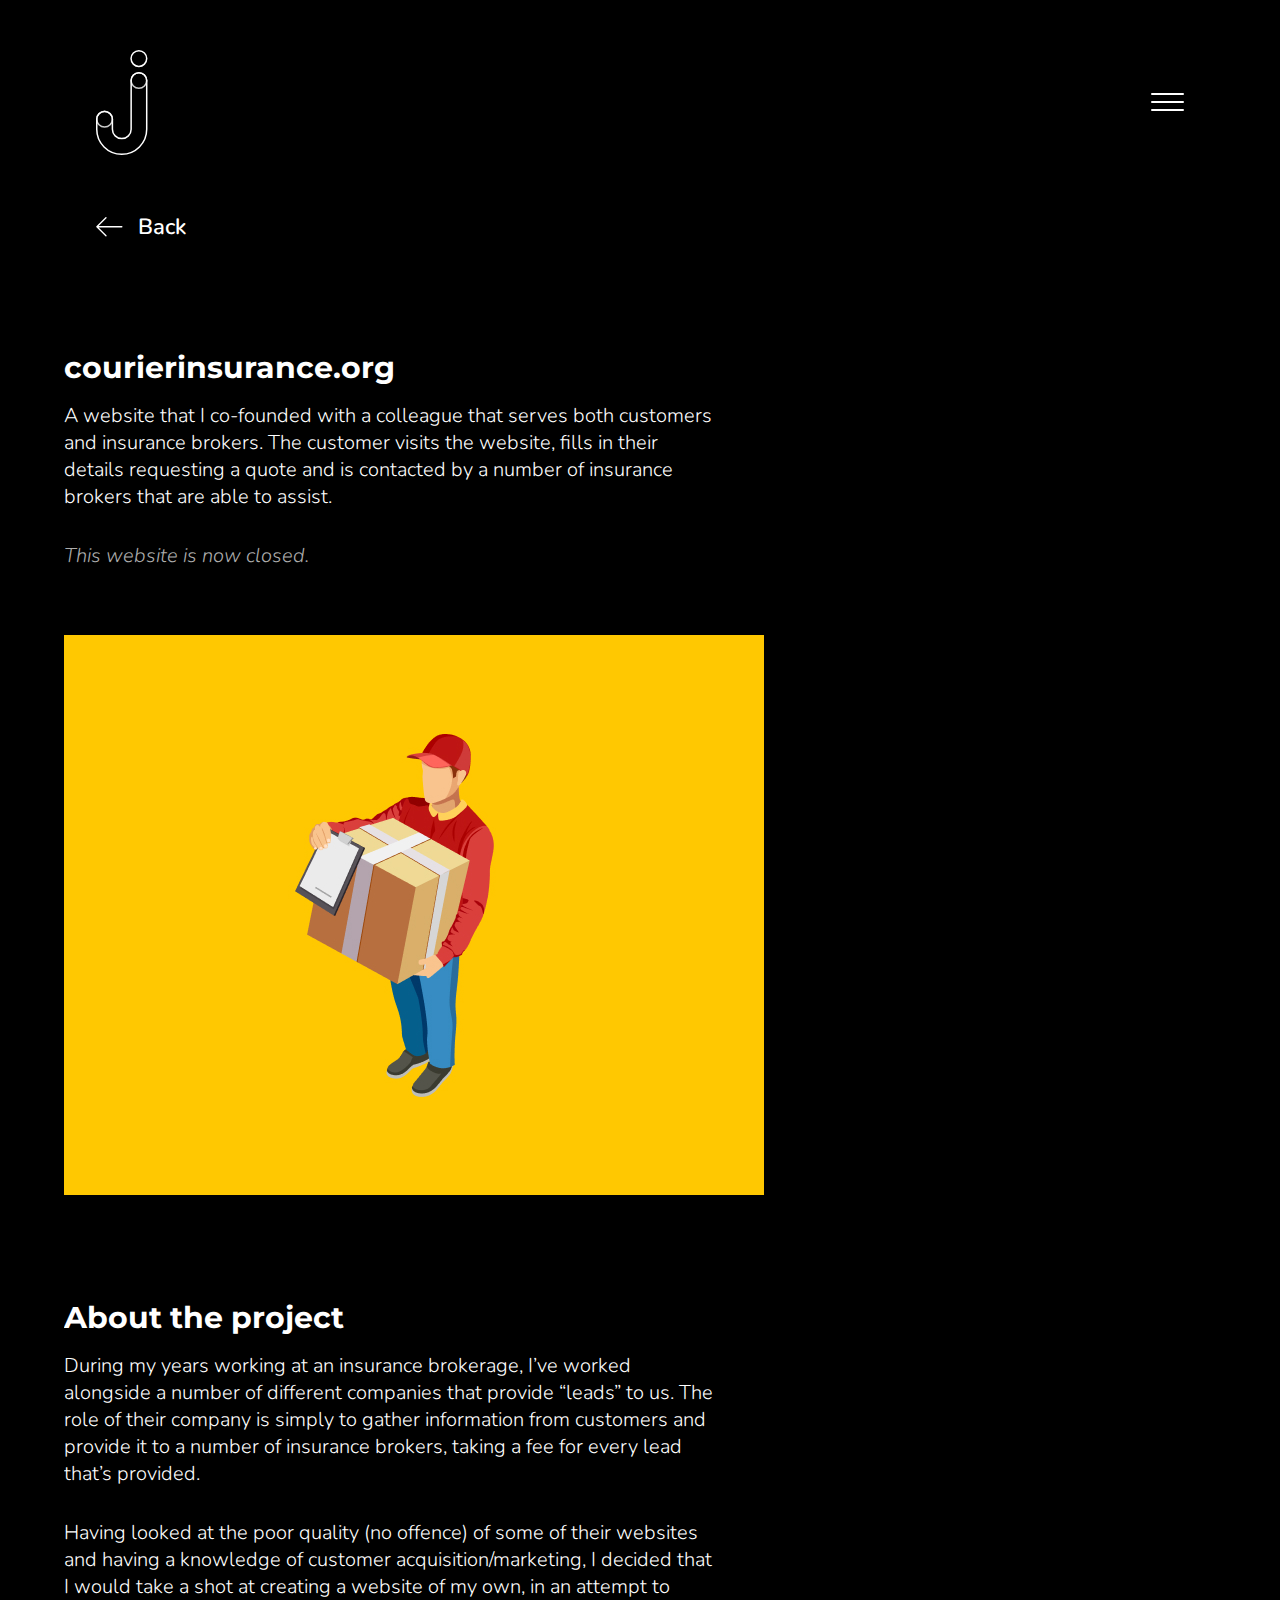
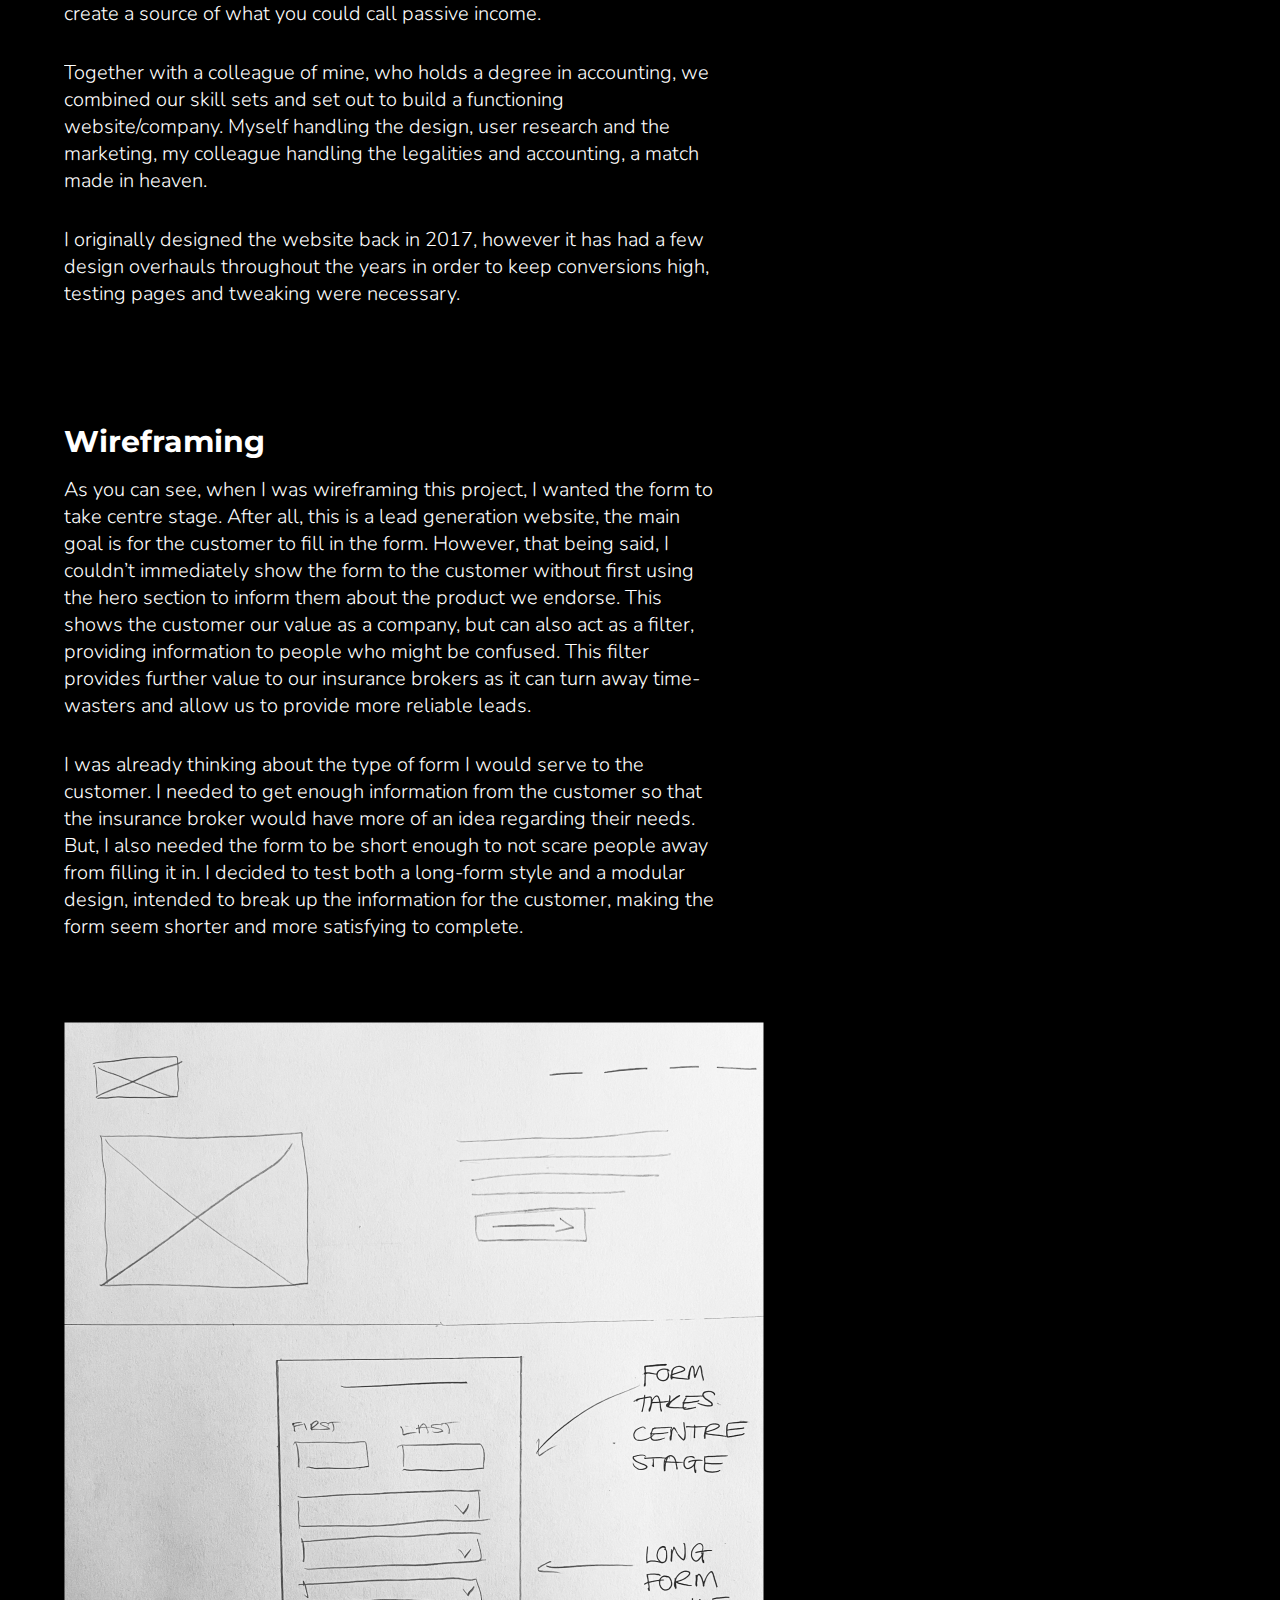
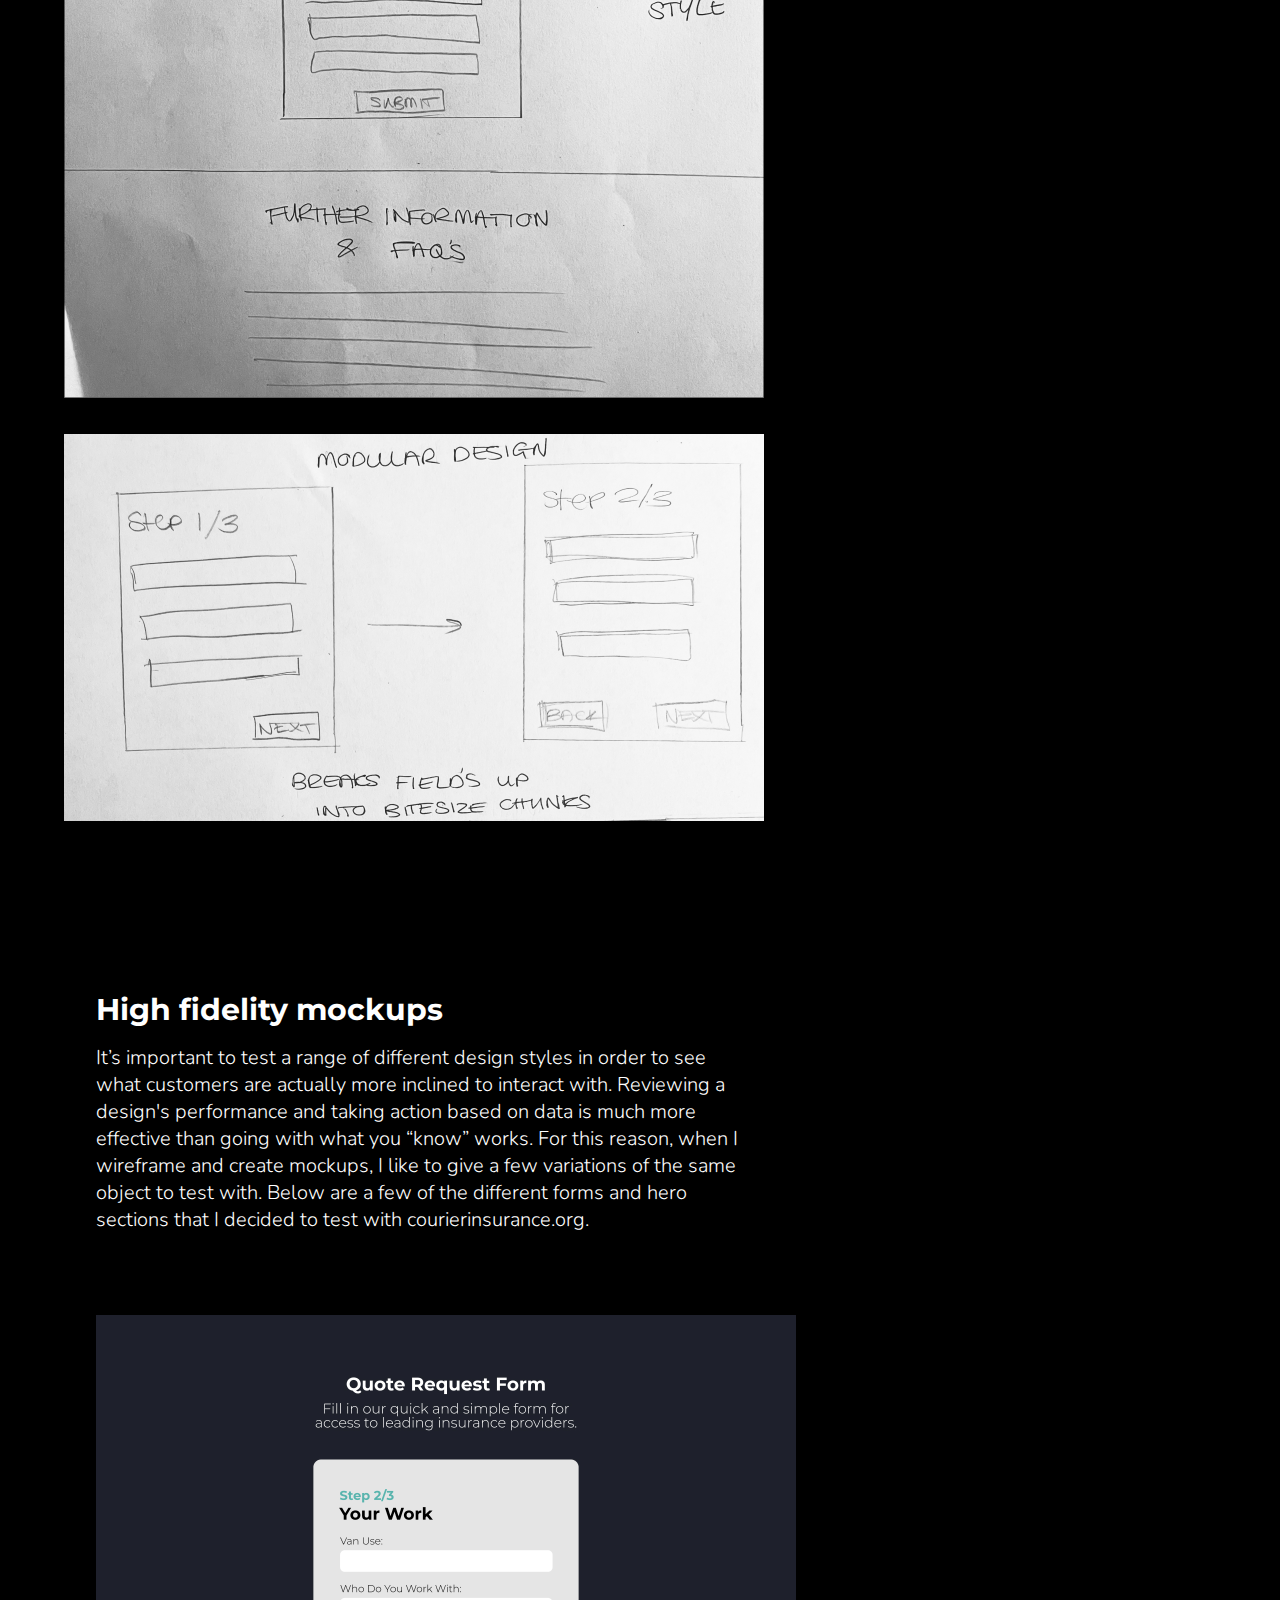
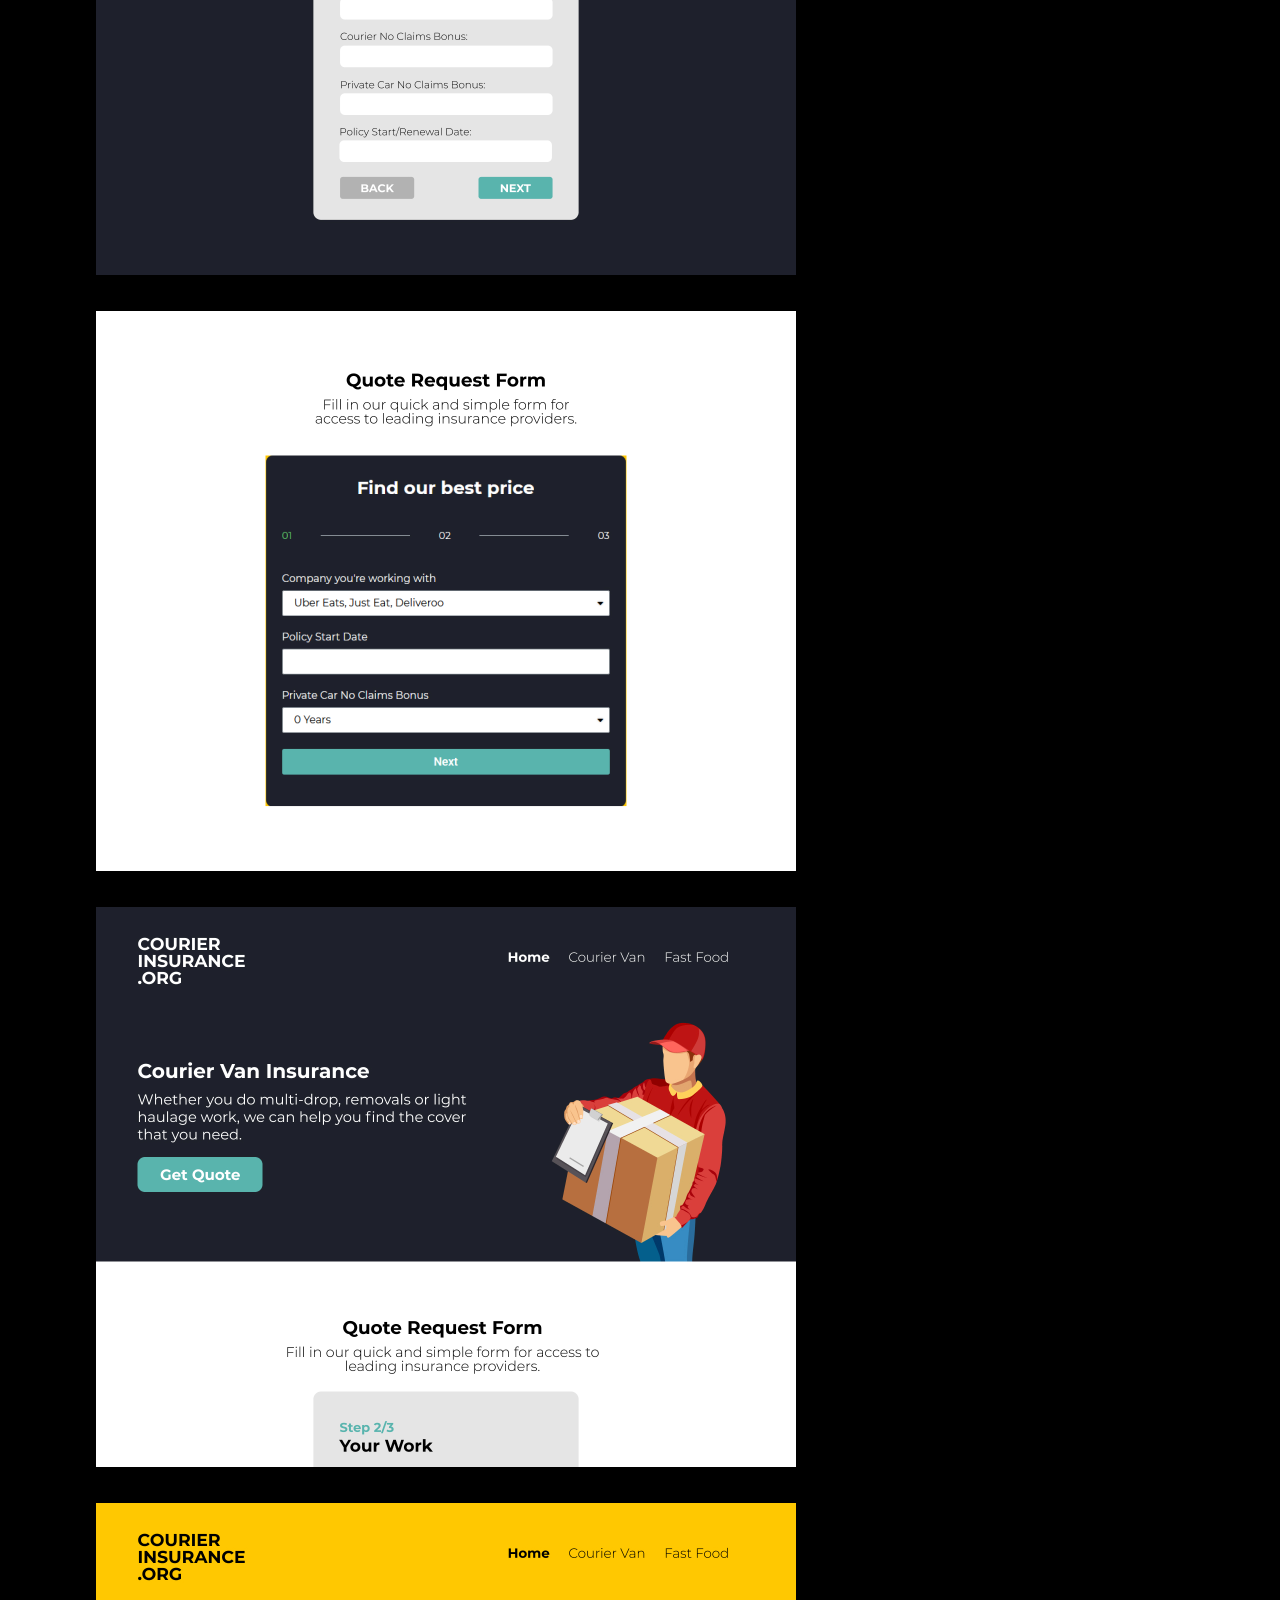
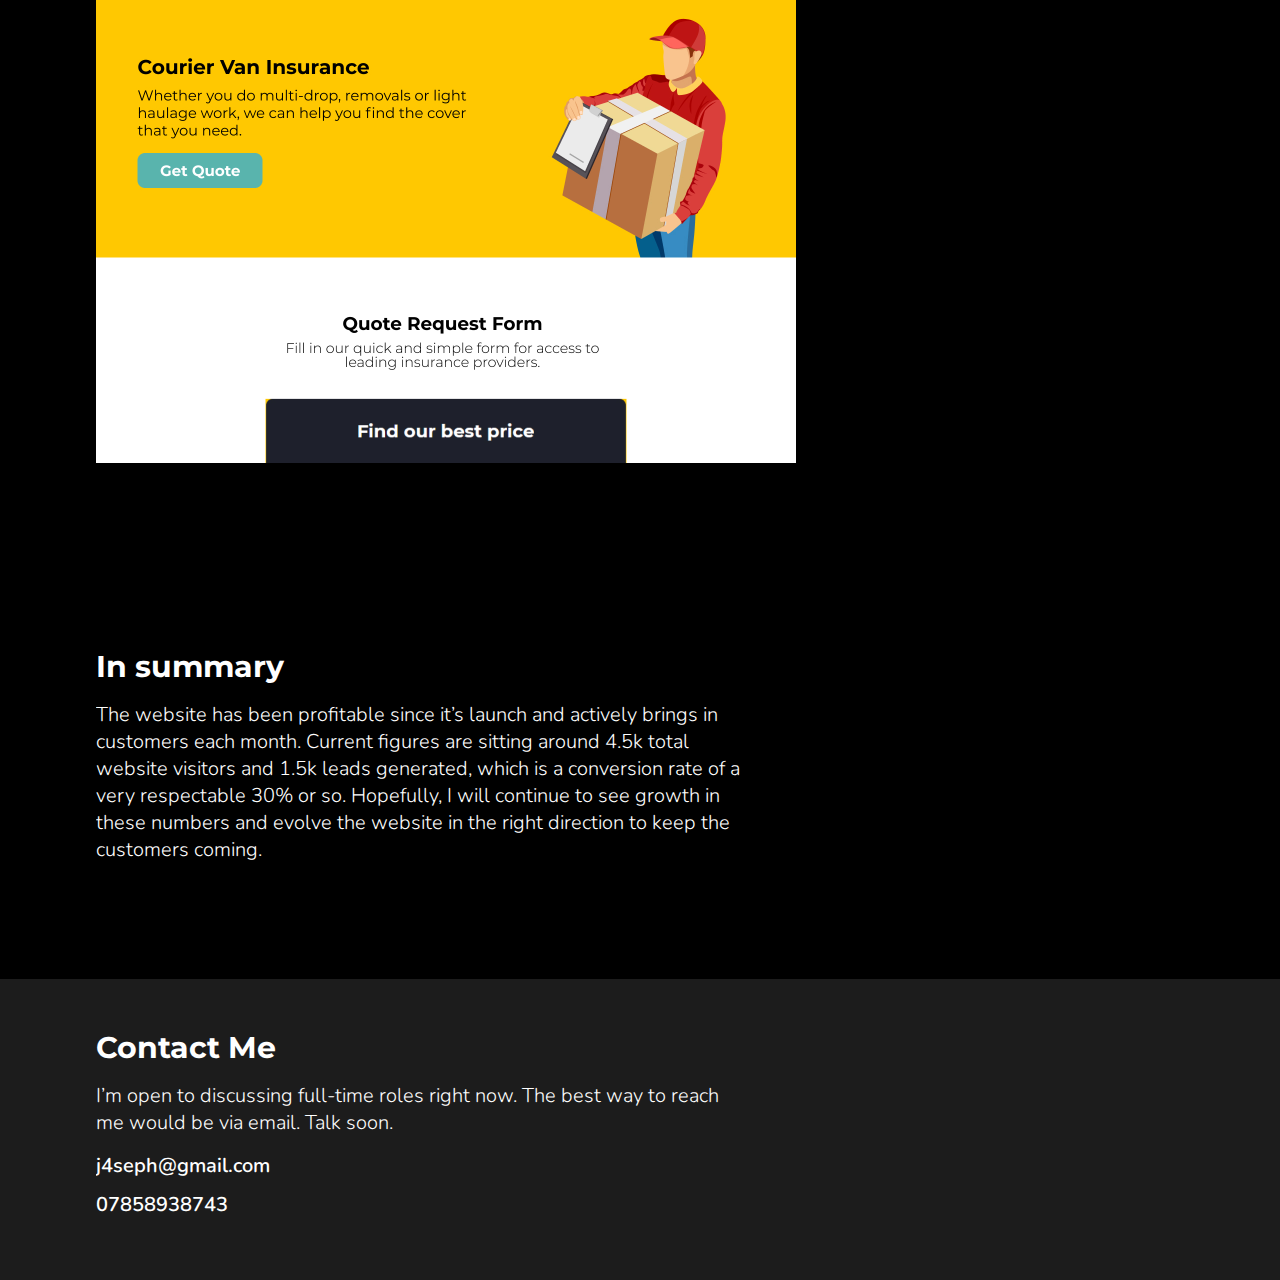
<file: courier-insurance.html>
<!DOCTYPE html>
<html lang="en">
	<head>
		<meta charset="UTF-8" />
		<meta http-equiv="X-UA-Compatible" content="IE=edge" />
		<meta name="viewport" content="width=device-width, initial-scale=1.0" />
		<link rel="stylesheet" href="./case-study.css" />
		<link
			href="https://fonts.googleapis.com/css2?family=Montserrat:wght@300;400;700&family=Nunito:wght@300;400;600&display=swap"
			rel="stylesheet"
		/>
		<title>Case Study - courierinsurance.org</title>
	</head>
	<body>
		<header class="fade">
			<a href="https://j4seph.co.uk/"
				><img src="./svg/logo.svg" alt="logo" class="logo"
			/></a>
			<nav role="navigation">
				<div id="burger">
					<span class="line-1"></span>
					<span class="line-2"></span>
					<span class="line-3"></span>
				</div>
				<ul class="nav-links">
					<li><a href="https://j4seph.co.uk/" class="nav-link">Home</a></li>
					<li><a href="#contact-me" class="nav-link">Contact Me</a></li>
				</ul>
			</nav>
		</header>

		<div class="back-button-container fade">
			<button>
				<a href="https://j4seph.co.uk/" class="link">
					<img src="./svg/Arrow Left.svg" alt="back-arrow" class="back-arrow" />
					<p>Back</p>
				</a>
			</button>
		</div>

		<div class="hero fade">
			<div class="hero-left">
				<h1>courierinsurance.org</h1>
				<p>
					A website that I co-founded with a colleague that serves both
					customers and insurance brokers. The customer visits the website,
					fills in their details requesting a quote and is contacted by a number
					of insurance brokers that are able to assist.
				</p>
				<p class="gray">This website is now closed.</p>
			</div>
			<div>
				<img
					src="./images/hero courierinsurance.jpg"
					alt="hero-image"
					class="hero-image"
				/>
			</div>
		</div>

		<div class="about fade">
			<h1>About the project</h1>
			<div class="about-text-container">
				<section>
					<p>
						During my years working at an insurance brokerage, I’ve worked
						alongside a number of different companies that provide “leads” to
						us. The role of their company is simply to gather information from
						customers and provide it to a number of insurance brokers, taking a
						fee for every lead that’s provided.
					</p>
					<p>
						Having looked at the poor quality (no offence) of some of their
						websites and having a knowledge of customer acquisition/marketing, I
						decided that I would take a shot at creating a website of my own, in
						an attempt to create a source of what you could call passive income.
					</p>
				</section>
				<section>
					<p>
						Together with a colleague of mine, who holds a degree in accounting,
						we combined our skill sets and set out to build a functioning
						website/company. Myself handling the design, user research and the
						marketing, my colleague handling the legalities and accounting, a
						match made in heaven.
					</p>
					<p>
						I originally designed the website back in 2017, however it has had a
						few design overhauls throughout the years in order to keep
						conversions high, testing pages and tweaking were necessary.
					</p>
				</section>
			</div>
		</div>

		<div class="wireframing fade">
			<h1>Wireframing</h1>
			<div class="wireframe-text-container">
				<p class="description">
					As you can see, when I was wireframing this project, I wanted the form
					to take centre stage. After all, this is a lead generation website,
					the main goal is for the customer to fill in the form. However, that
					being said, I couldn’t immediately show the form to the customer
					without first using the hero section to inform them about the product
					we endorse. This shows the customer our value as a company, but can
					also act as a filter, providing information to people who might be
					confused. This filter provides further value to our insurance brokers
					as it can turn away time-wasters and allow us to provide more reliable
					leads.
				</p>
				<p class="description">
					I was already thinking about the type of form I would serve to the
					customer. I needed to get enough information from the customer so that
					the insurance broker would have more of an idea regarding their needs.
					But, I also needed the form to be short enough to not scare people
					away from filling it in. I decided to test both a long-form style and
					a modular design, intended to break up the information for the
					customer, making the form seem shorter and more satisfying to
					complete.
				</p>
			</div>
			<div class="pictures">
				<img src="./images/wireframe 1.jpg" alt="" class="picture" />
				<img
					src="./images/wireframe 2.jpg"
					alt=""
					class="picture"
					id="wireframe-image-2"
				/>
			</div>
		</div>

		<div class="mockups fade">
			<h1>High fidelity mockups</h1>
			<p class="description">
				It’s important to test a range of different design styles in order to
				see what customers are actually more inclined to interact with.
				Reviewing a design's performance and taking action based on data is much
				more effective than going with what you “know” works. For this reason,
				when I wireframe and create mockups, I like to give a few variations of
				the same object to test with. Below are a few of the different forms and
				hero sections that I decided to test with courierinsurance.org.
			</p>
			<div class="mockup-pictures">
				<div class="pictures" id="top-row">
					<img src="./images/courier mockup 1.jpg" alt="" class="picture" />
					<img src="./images/courier mockup 2.jpg" alt="" class="picture" />
				</div>
				<div class="pictures">
					<img src="./images/courier mockup 3.jpg" alt="" class="picture" />
					<img src="./images/courier mockup 4.jpg" alt="" class="picture" />
				</div>
			</div>
		</div>

		<div class="summary fade">
			<h1>In summary</h1>
			<p class="description">
				The website has been profitable since it’s launch and actively brings in
				customers each month. Current figures are sitting around 4.5k total
				website visitors and 1.5k leads generated, which is a conversion rate of
				a very respectable 30% or so. Hopefully, I will continue to see growth
				in these numbers and evolve the website in the right direction to keep
				the customers coming.
			</p>
		</div>

		<footer class="fade">
			<div class="footer-content" id="contact-me">
				<h1>Contact Me</h1>
				<p>
					I’m open to discussing full-time roles right now. The best way to
					reach me would be via email. Talk soon.
				</p>
				<h3>j4seph@gmail.com</h3>
				<h3>078589&#8203;38743</h3>
			</div>
		</footer>
	</body>
	<script src="./case-study.js"></script>
</html>
</file>
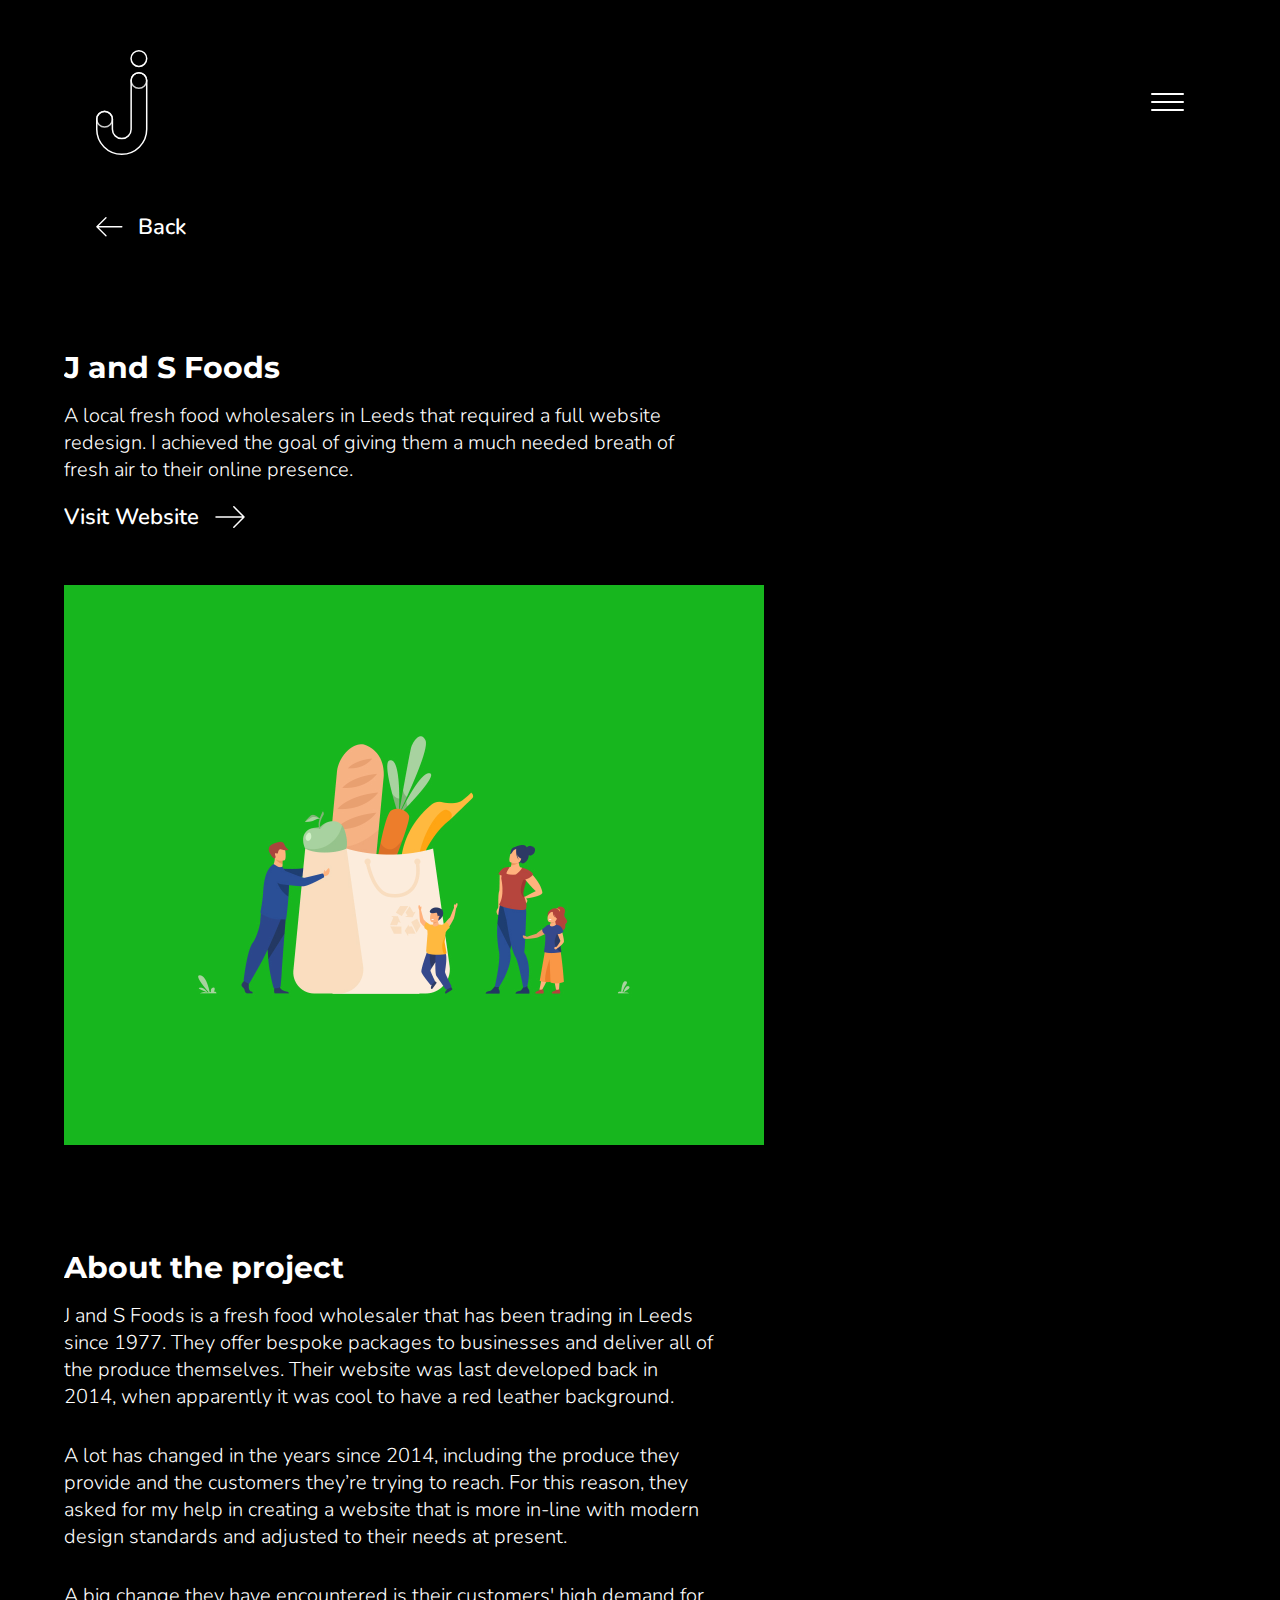
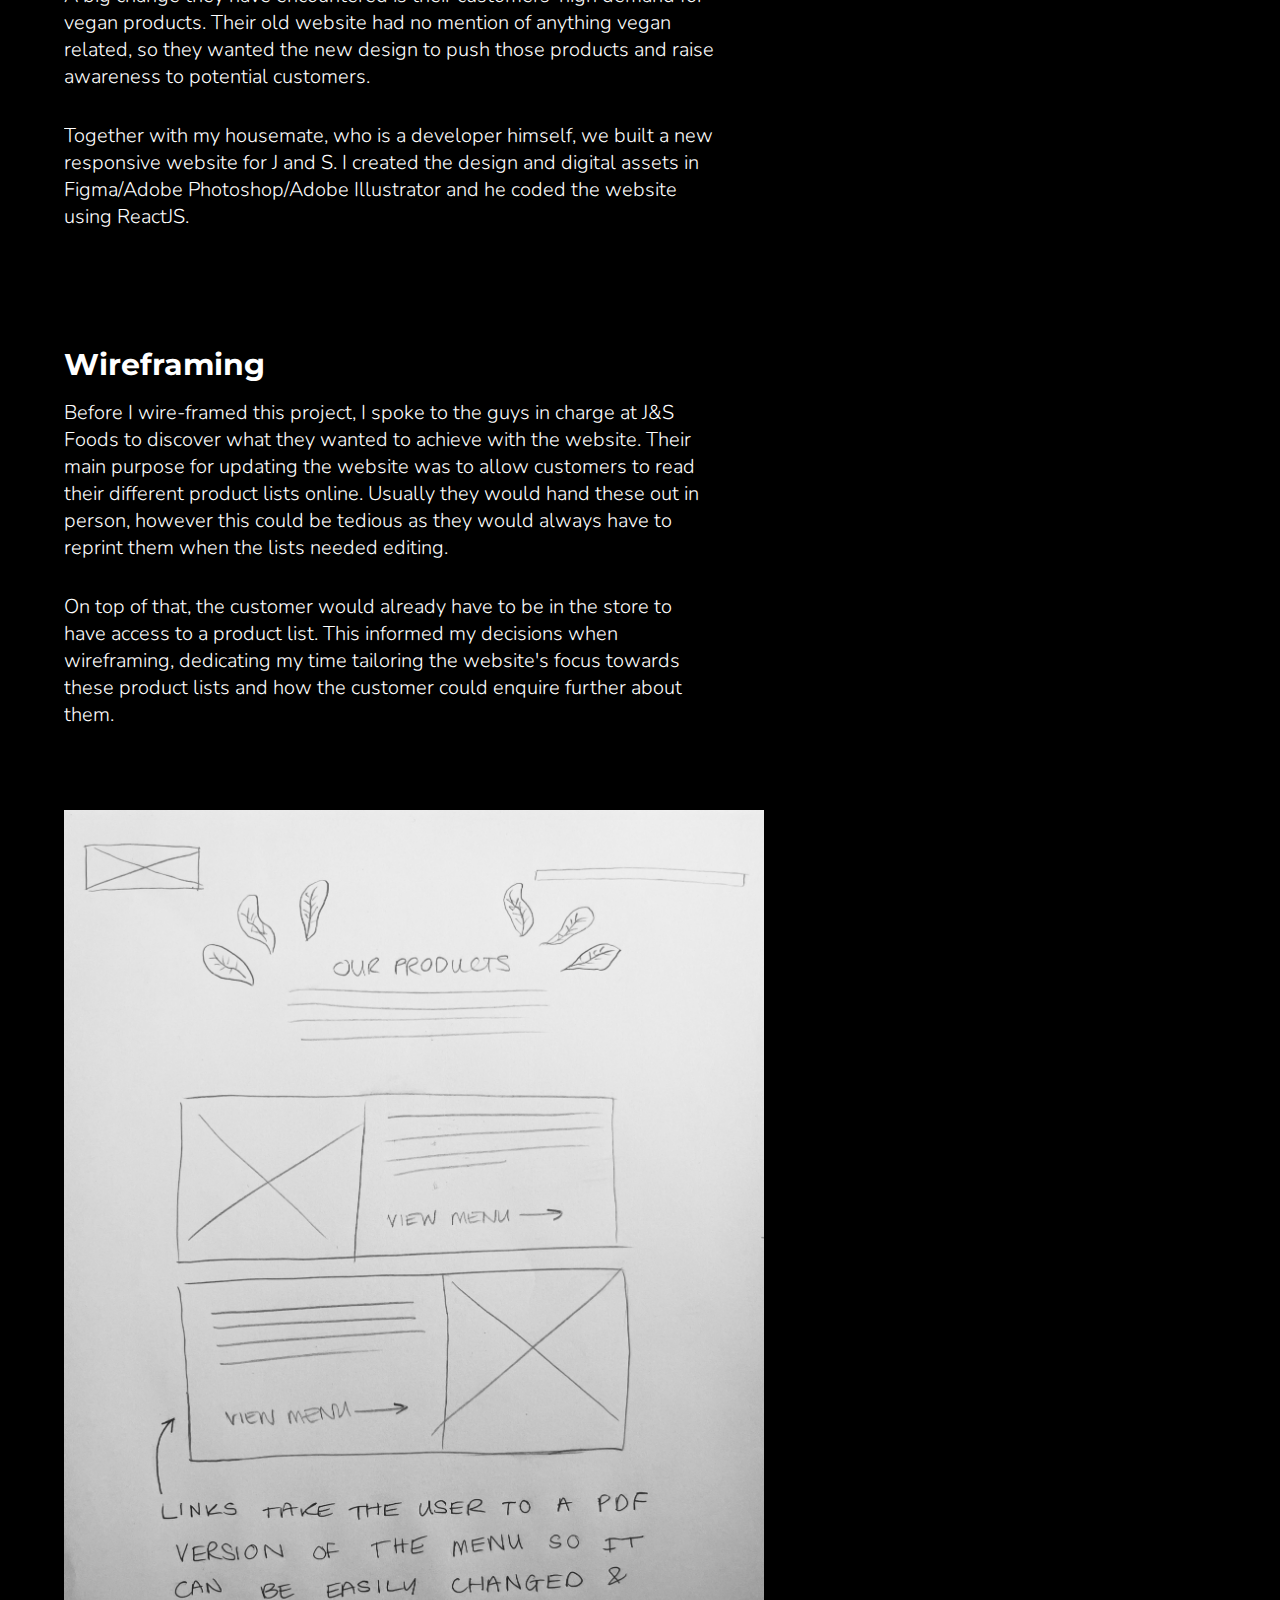
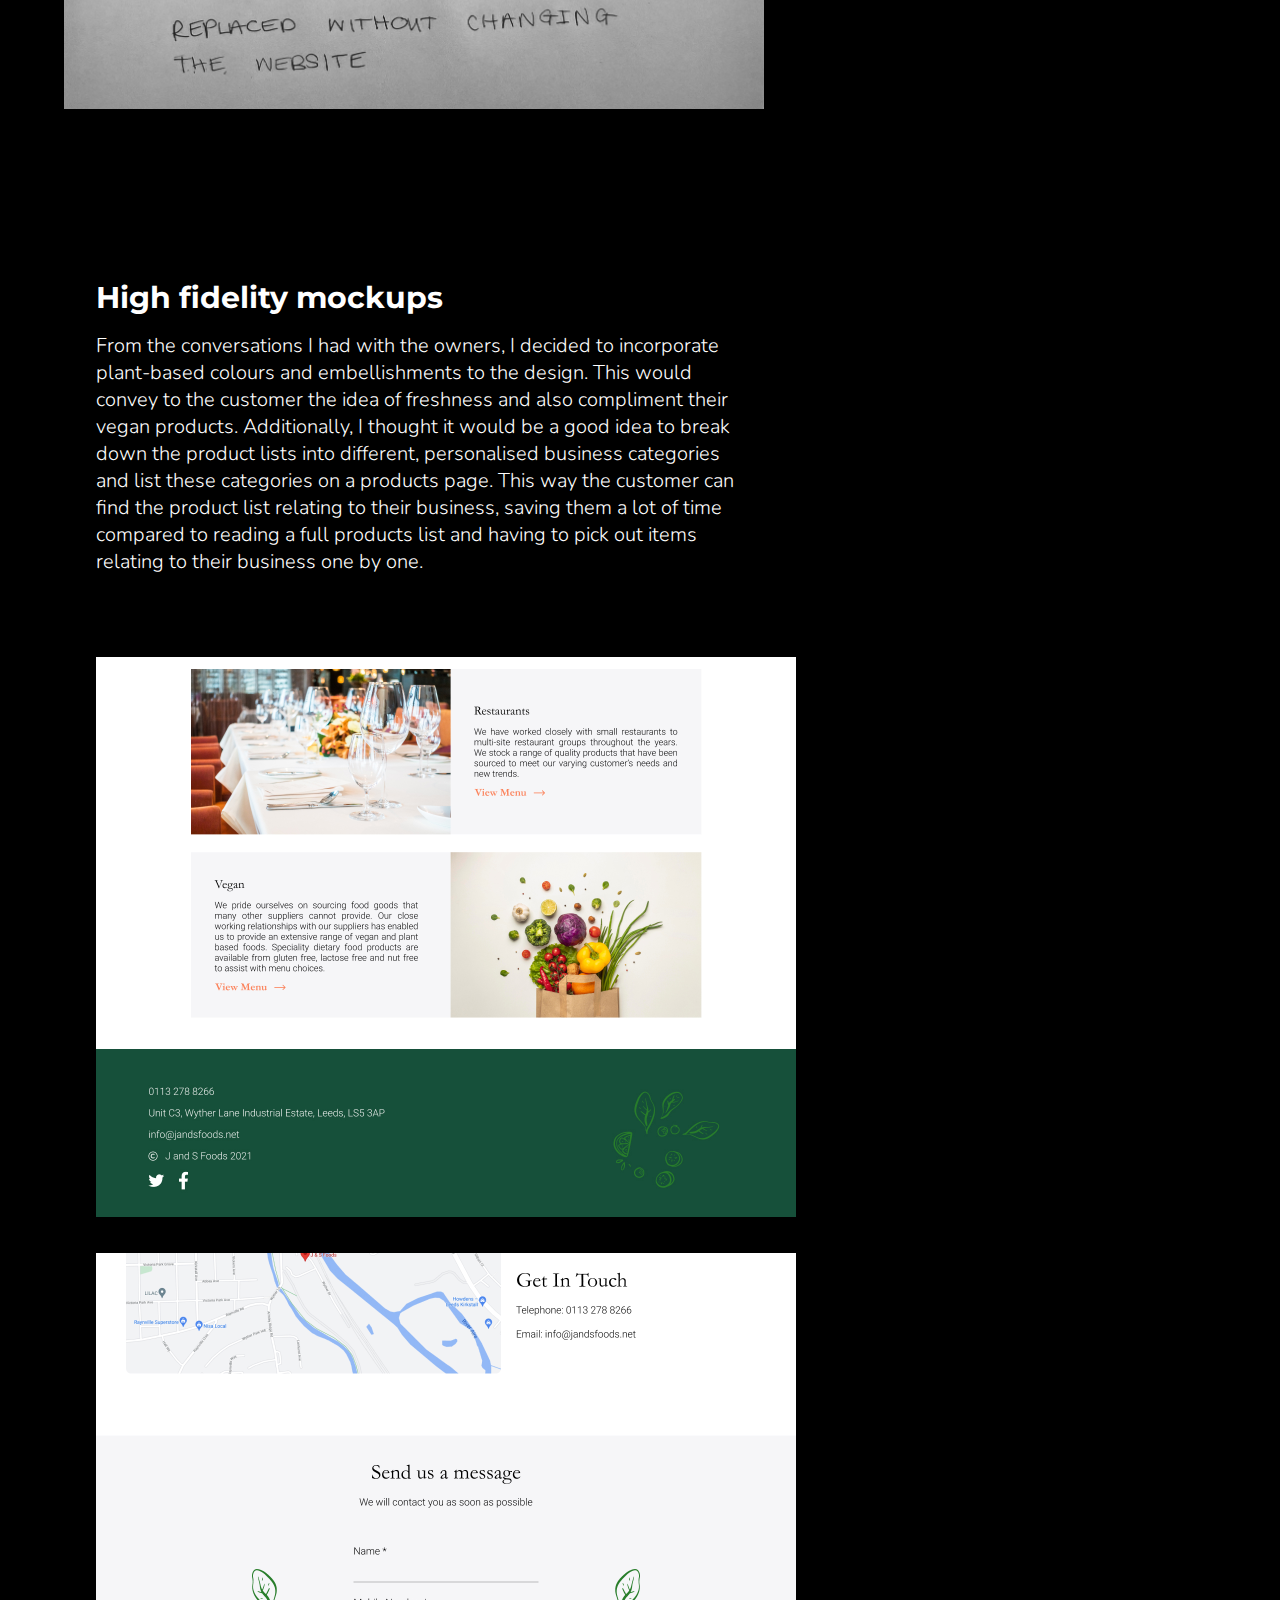
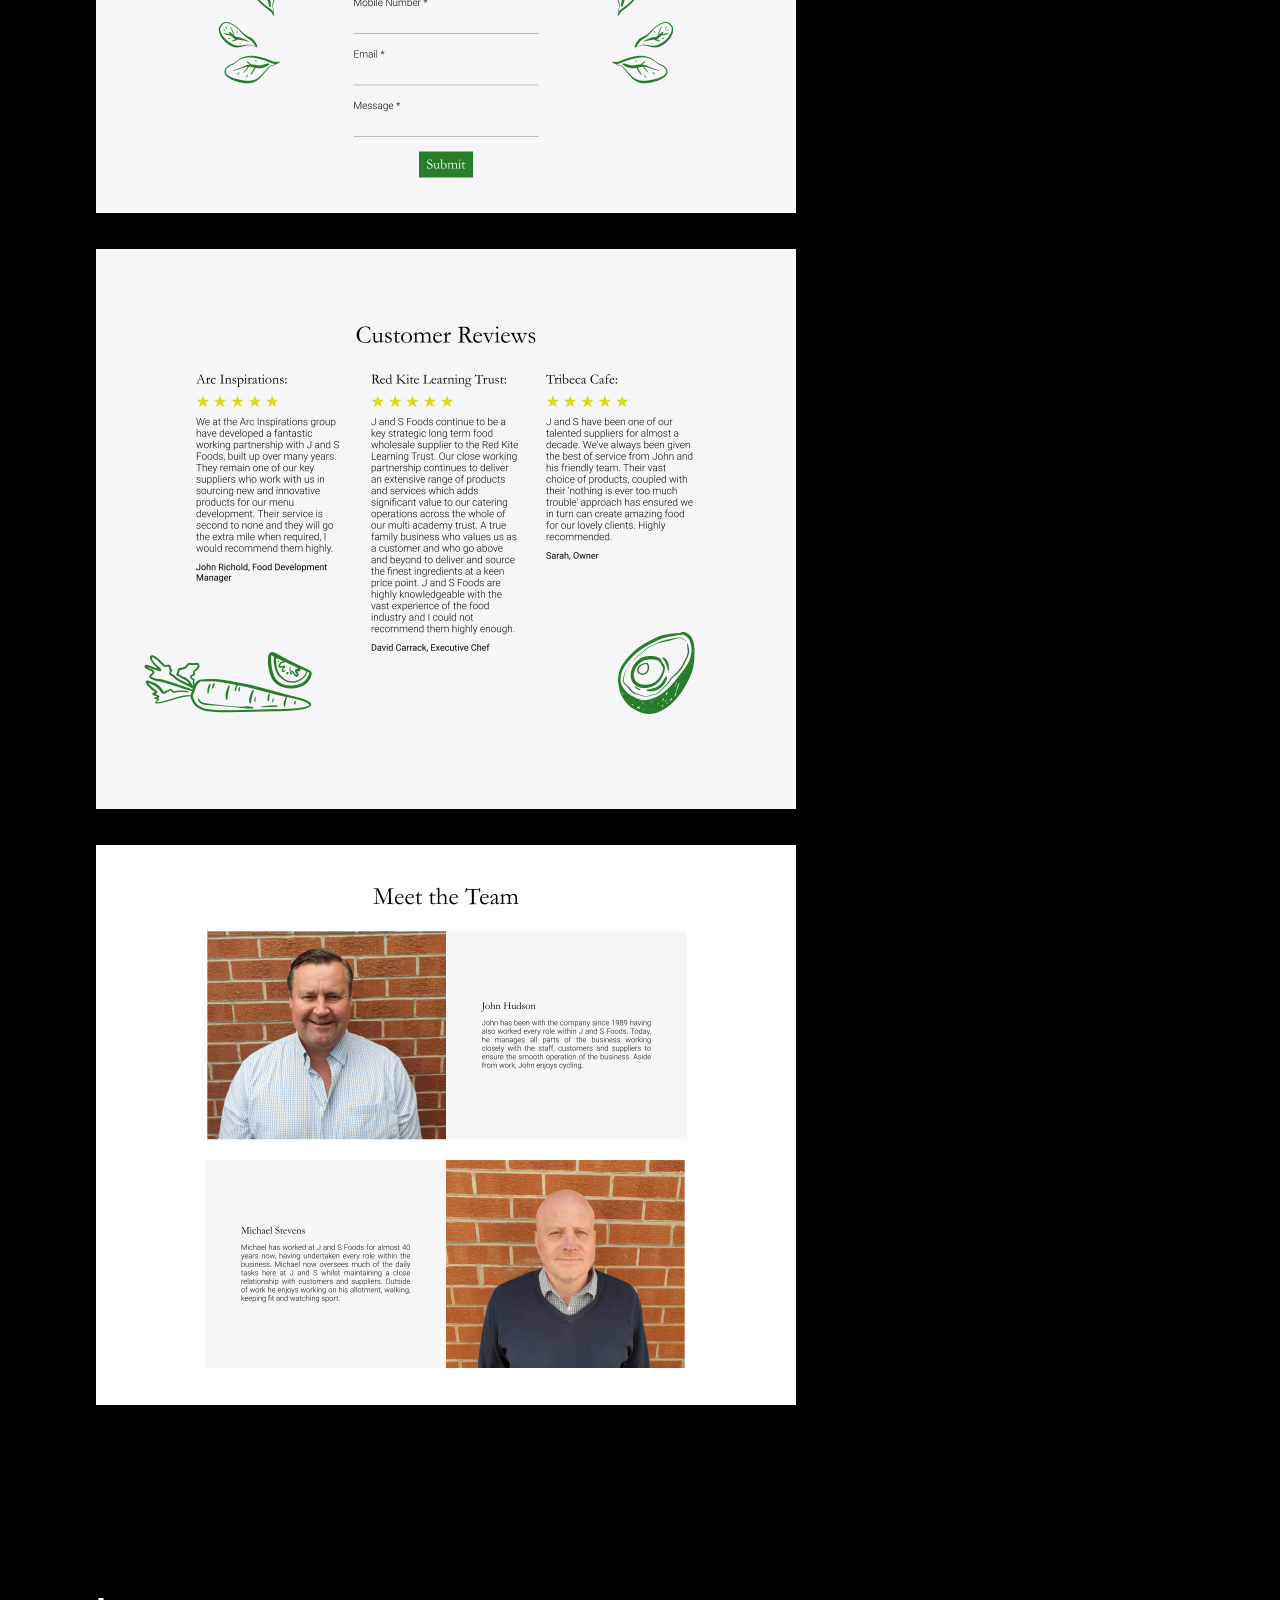
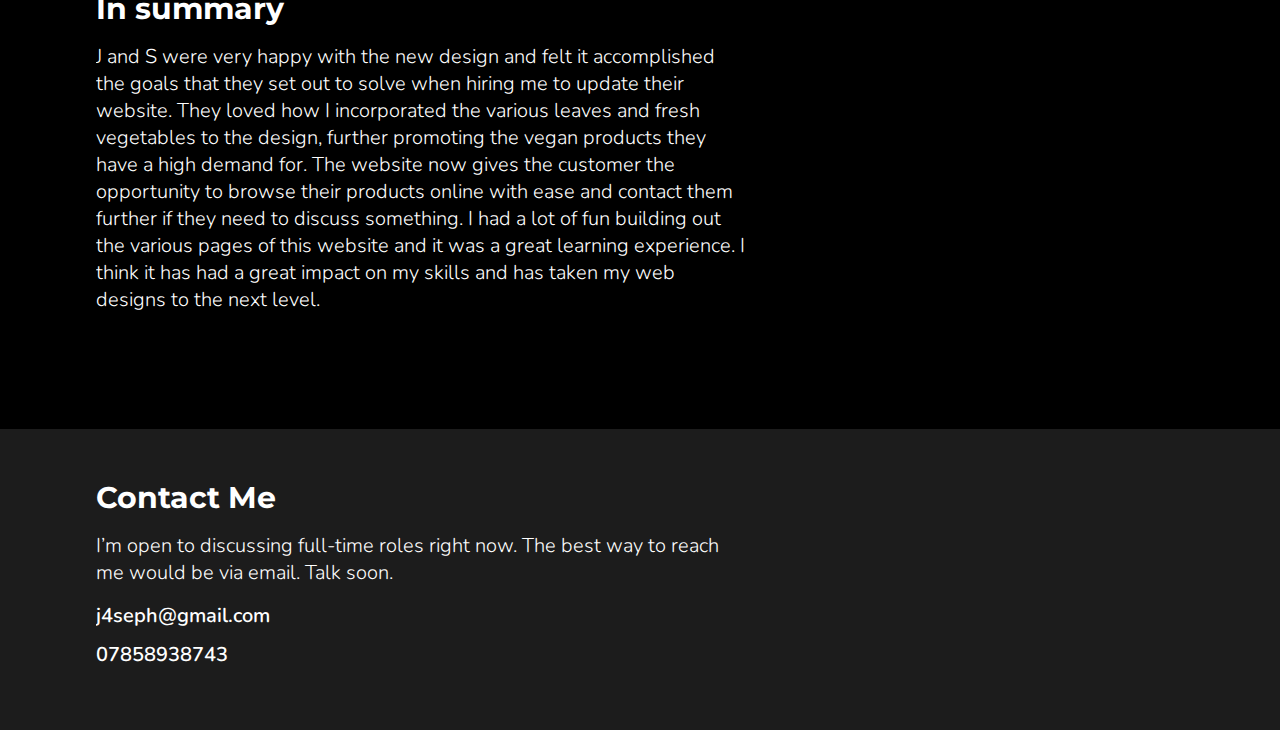
<file: jands.html>
<!DOCTYPE html>
<html lang="en">
	<head>
		<meta charset="UTF-8" />
		<meta http-equiv="X-UA-Compatible" content="IE=edge" />
		<meta name="viewport" content="width=device-width, initial-scale=1.0" />
		<link rel="stylesheet" href="./case-study.css" />
		<link
			href="https://fonts.googleapis.com/css2?family=Montserrat:wght@300;400;700&family=Nunito:wght@300;400;600&display=swap"
			rel="stylesheet"
		/>
		<title>Case Study - J&S Foods</title>
	</head>
	<body>
		<header class="fade">
			<a href="https://j4seph.co.uk/"
				><img src="./svg/logo.svg" alt="logo" class="logo"
			/></a>
			<nav role="navigation">
				<div id="burger">
					<span class="line-1"></span>
					<span class="line-2"></span>
					<span class="line-3"></span>
				</div>
				<ul class="nav-links">
					<li><a href="https://j4seph.co.uk/" class="nav-link">Home</a></li>
					<li><a href="#contact-me" class="nav-link">Contact Me</a></li>
				</ul>
			</nav>
		</header>

		<div class="back-button-container fade">
			<button>
				<a href="https://j4seph.co.uk/" class="link">
					<img src="./svg/Arrow Left.svg" alt="back-arrow" class="back-arrow" />
					<p>Back</p>
				</a>
			</button>
		</div>

		<div class="hero fade">
			<div class="hero-left">
				<h1>J and S Foods</h1>
				<p>
					A local fresh food wholesalers in Leeds that required a full website
					redesign. I achieved the goal of giving them a much needed breath of
					fresh air to their online presence.
				</p>
				<button>
					<a href="https://www.jandsfoods.net/" class="link" target="_blank">
						<p class="link-text">Visit Website</p>
						<img src="./svg/arrow.svg" alt="arrow" class="arrow" />
					</a>
				</button>
			</div>
			<div>
				<img
					src="./images/hero jands.jpg"
					alt="hero-image"
					class="hero-image"
				/>
			</div>
		</div>

		<div class="about fade">
			<h1>About the project</h1>
			<div class="about-text-container">
				<section>
					<p>
						J and S Foods is a fresh food wholesaler that has been trading in
						Leeds since 1977. They offer bespoke packages to businesses and
						deliver all of the produce themselves. Their website was last
						developed back in 2014, when apparently it was cool to have a red
						leather background.
					</p>
					<p>
						A lot has changed in the years since 2014, including the produce
						they provide and the customers they’re trying to reach. For this
						reason, they asked for my help in creating a website that is more
						in-line with modern design standards and adjusted to their needs at
						present.
					</p>
				</section>
				<section>
					<p>
						A big change they have encountered is their customers' high demand
						for vegan products. Their old website had no mention of anything
						vegan related, so they wanted the new design to push those products
						and raise awareness to potential customers.
					</p>
					<p>
						Together with my housemate, who is a developer himself, we built a
						new responsive website for J and S. I created the design and digital
						assets in Figma/Adobe Photoshop/Adobe Illustrator and he coded the
						website using ReactJS.
					</p>
				</section>
			</div>
		</div>

		<div class="wireframing fade">
			<h1>Wireframing</h1>
			<div class="wireframe-text-container">
				<p class="description">
					Before I wire-framed this project, I spoke to the guys in charge at
					J&S Foods to discover what they wanted to achieve with the website.
					Their main purpose for updating the website was to allow customers to
					read their different product lists online. Usually they would hand
					these out in person, however this could be tedious as they would
					always have to reprint them when the lists needed editing.
				</p>
				<p class="description">
					On top of that, the customer would already have to be in the store to
					have access to a product list. This informed my decisions when
					wireframing, dedicating my time tailoring the website's focus towards
					these product lists and how the customer could enquire further about
					them.
				</p>
			</div>
			<div class="pictures">
				<img src="./images/jands wireframe.jpg" alt="" class="picture" />
			</div>
		</div>

		<div class="mockups fade">
			<h1>High fidelity mockups</h1>
			<p class="description">
				From the conversations I had with the owners, I decided to incorporate
				plant-based colours and embellishments to the design. This would convey
				to the customer the idea of freshness and also compliment their vegan
				products. Additionally, I thought it would be a good idea to break down
				the product lists into different, personalised business categories and
				list these categories on a products page. This way the customer can find
				the product list relating to their business, saving them a lot of time
				compared to reading a full products list and having to pick out items
				relating to their business one by one.
			</p>
			<div class="mockup-pictures">
				<div class="pictures" id="top-row">
					<img src="./images/jands mockup 1.jpg" alt="" class="picture" />
					<img src="./images/jands mockup 2.jpg" alt="" class="picture" />
				</div>
				<div class="pictures">
					<img src="./images/jands mockup 3.jpg" alt="" class="picture" />
					<img src="./images/jands mockup 4.jpg" alt="" class="picture" />
				</div>
			</div>
		</div>

		<div class="summary fade">
			<h1>In summary</h1>
			<p class="description">
				J and S were very happy with the new design and felt it accomplished the
				goals that they set out to solve when hiring me to update their website.
				They loved how I incorporated the various leaves and fresh vegetables to
				the design, further promoting the vegan products they have a high demand
				for. The website now gives the customer the opportunity to browse their
				products online with ease and contact them further if they need to
				discuss something. I had a lot of fun building out the various pages of
				this website and it was a great learning experience. I think it has had
				a great impact on my skills and has taken my web designs to the next
				level.
			</p>
		</div>

		<footer class ="fade">
			<div class="footer-content" id="contact-me">
				<h1>Contact Me</h1>
				<p>
					I’m open to discussing full-time roles right now. The best way to
					reach me would be via email. Talk soon.
				</p>
				<h3>j4seph@gmail.com</h3>
				<h3>078589&#8203;38743</h3>
			</div>
		</footer>
	</body>
	<script src="./case-study.js"></script>
</html>
</file>
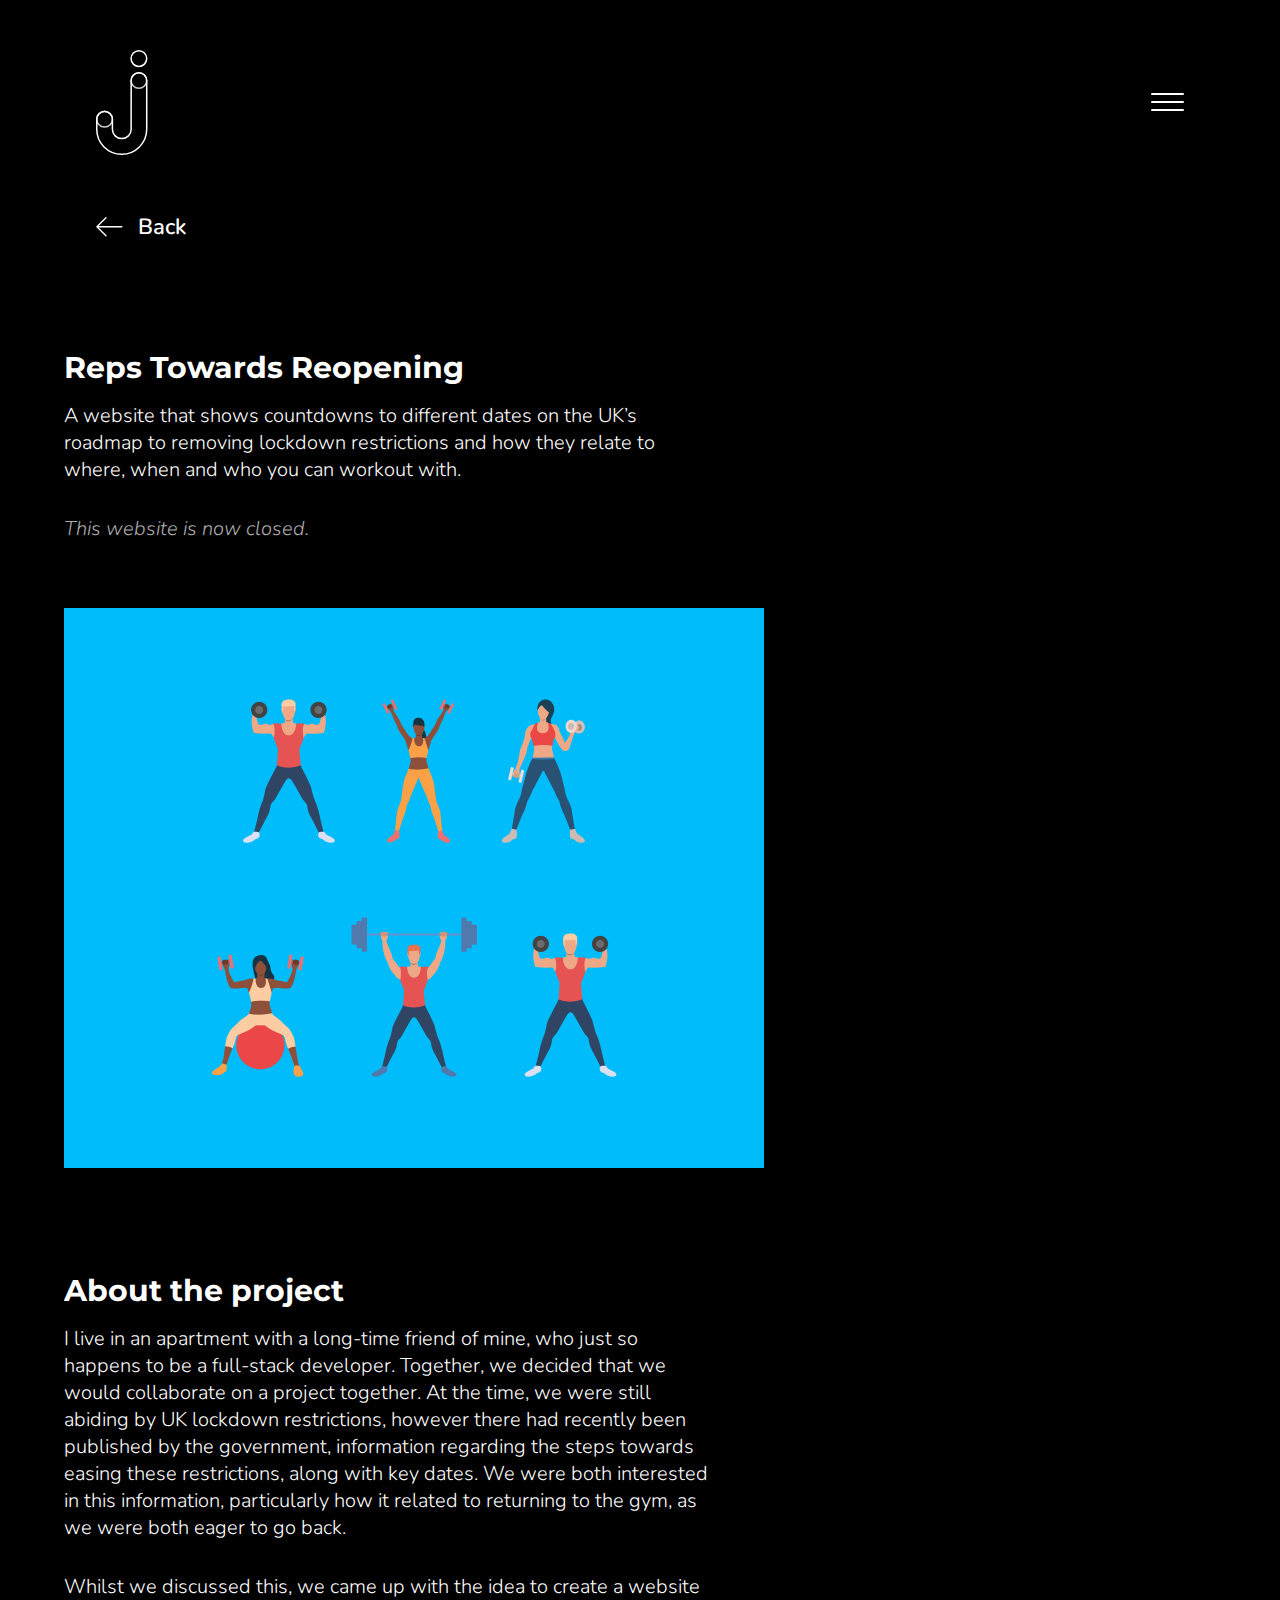
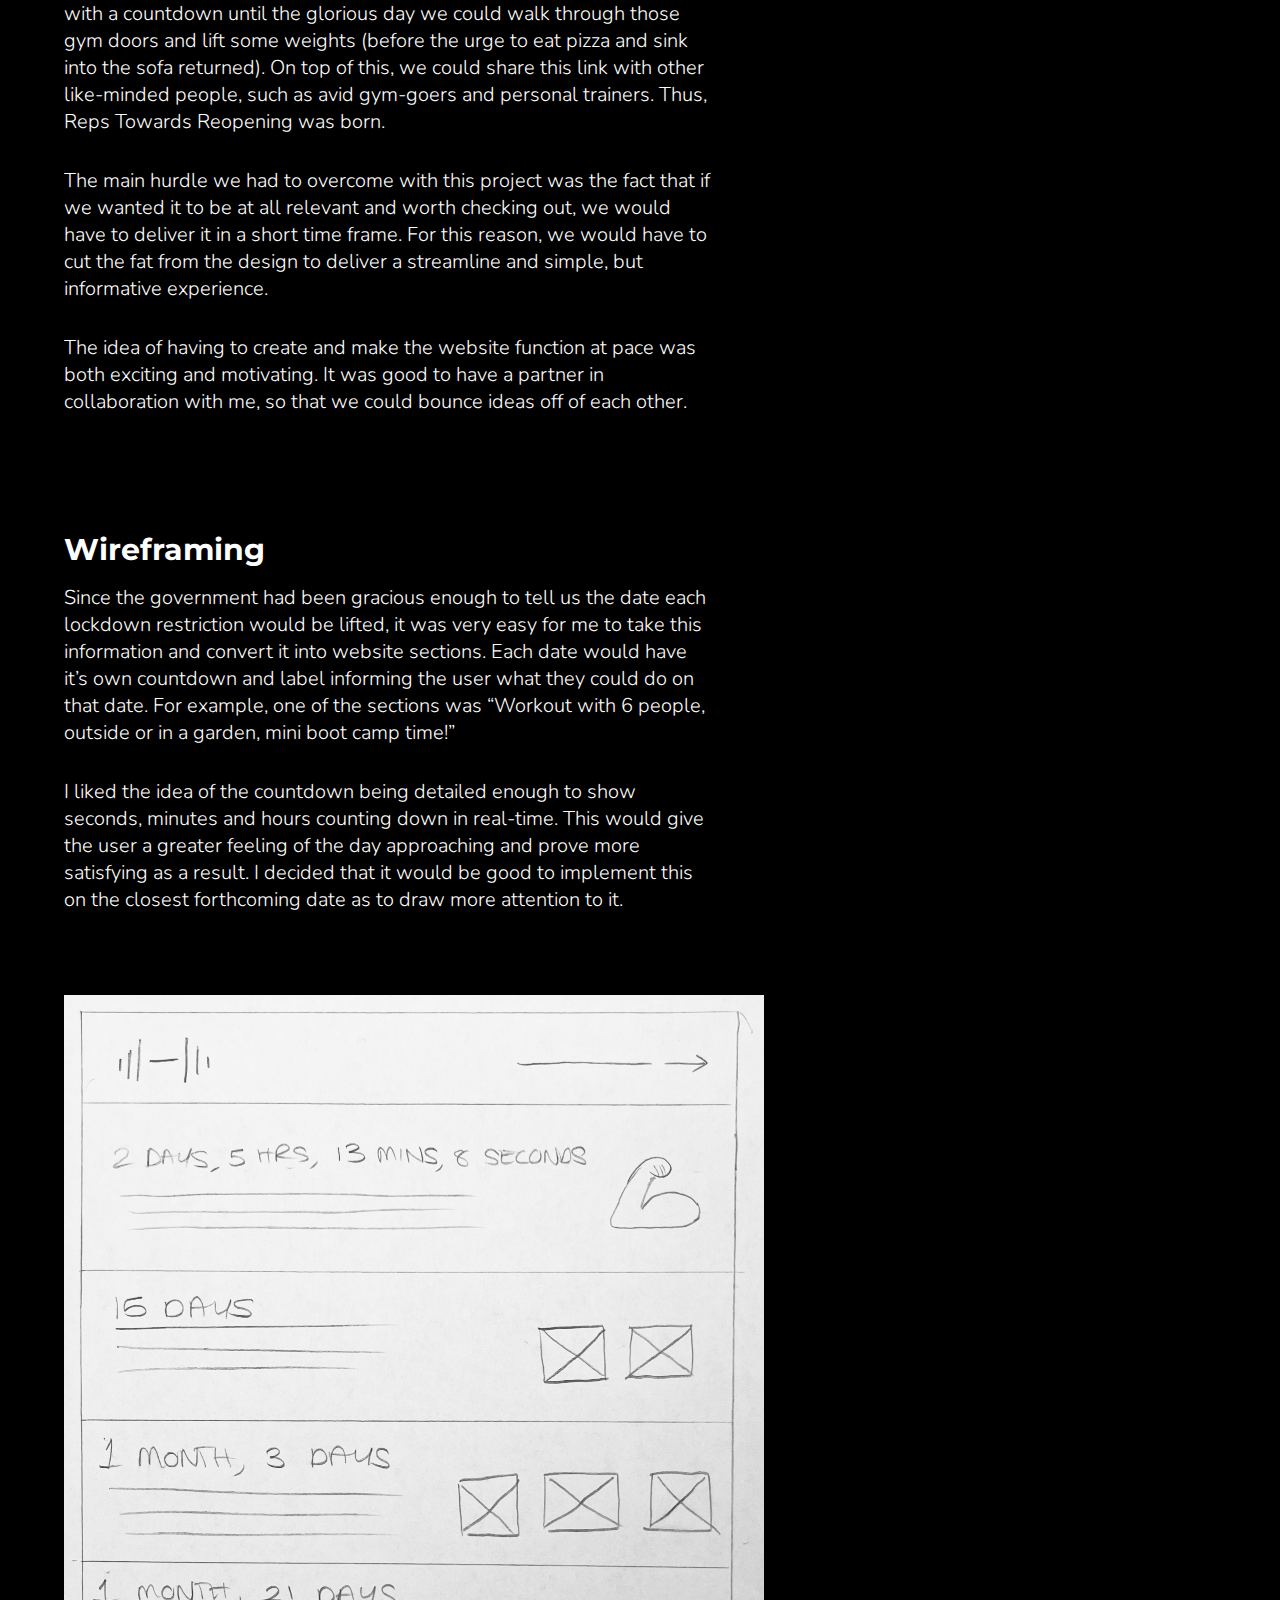
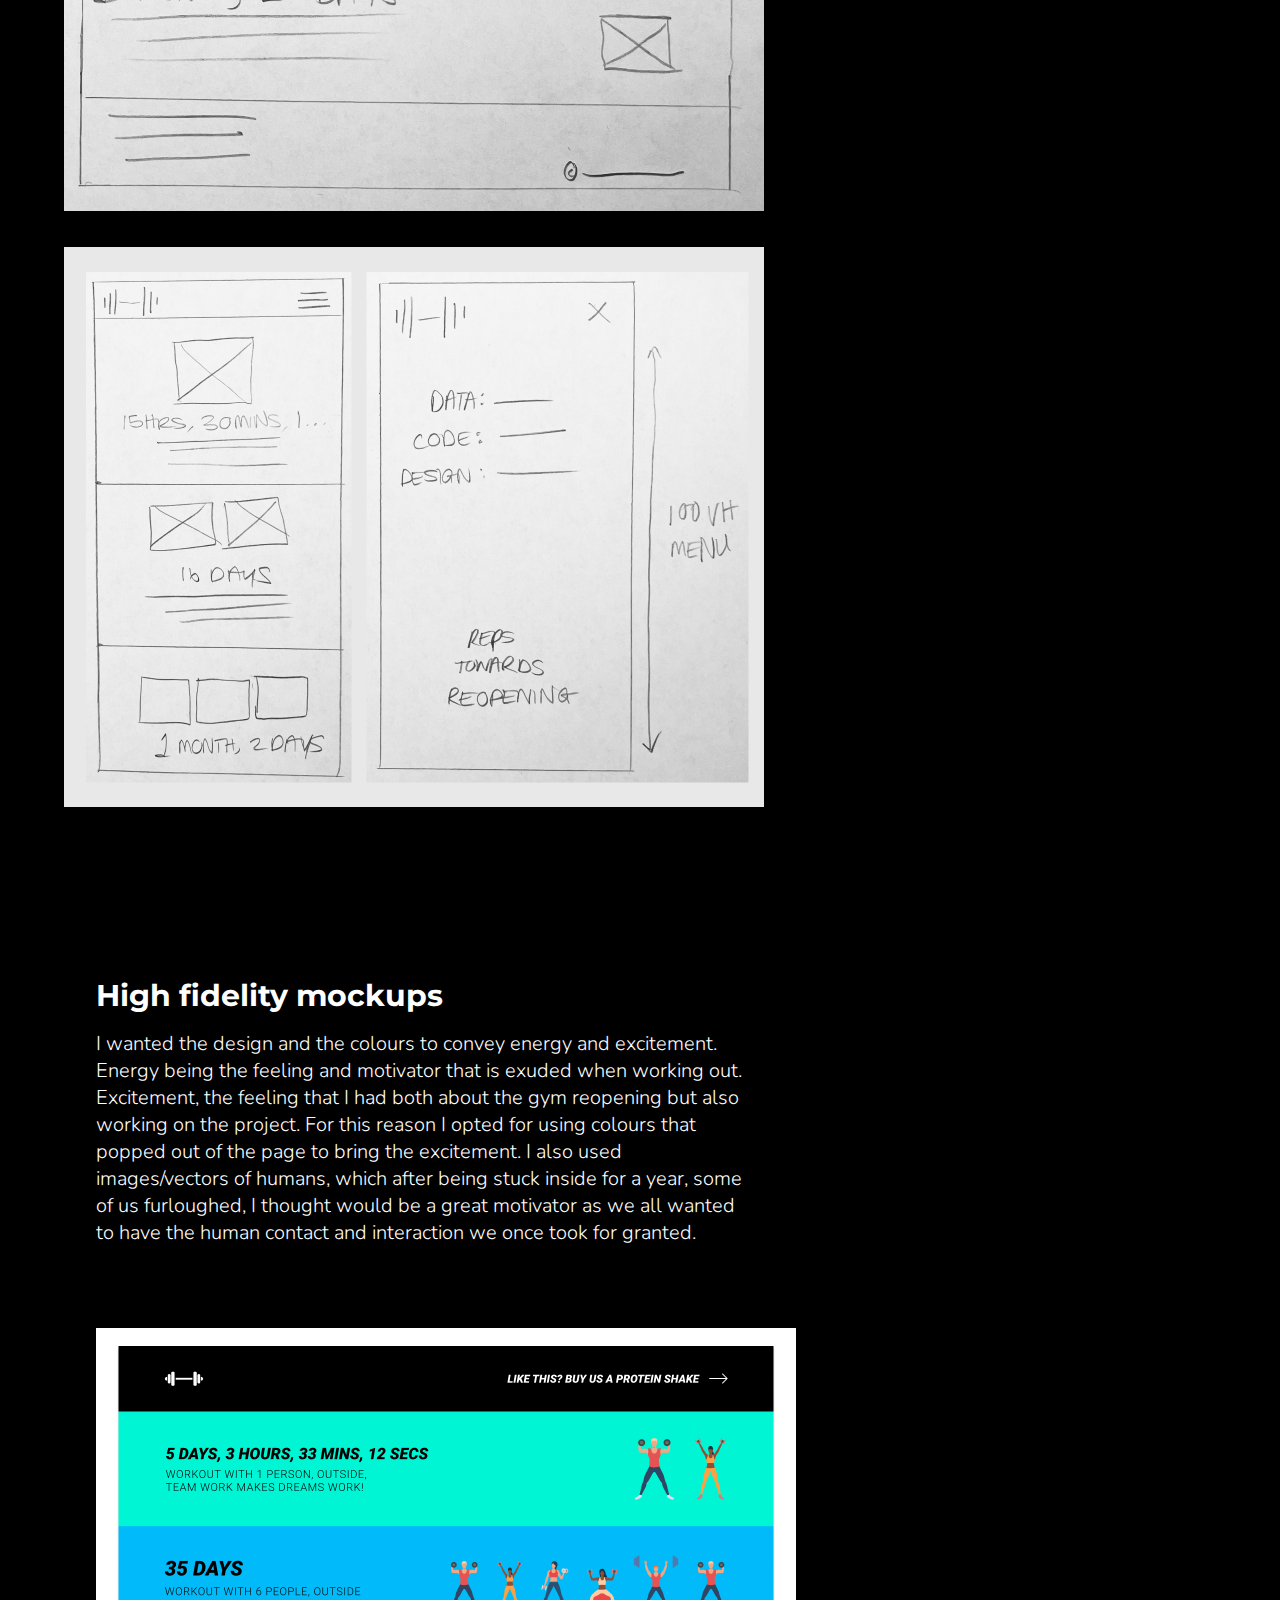
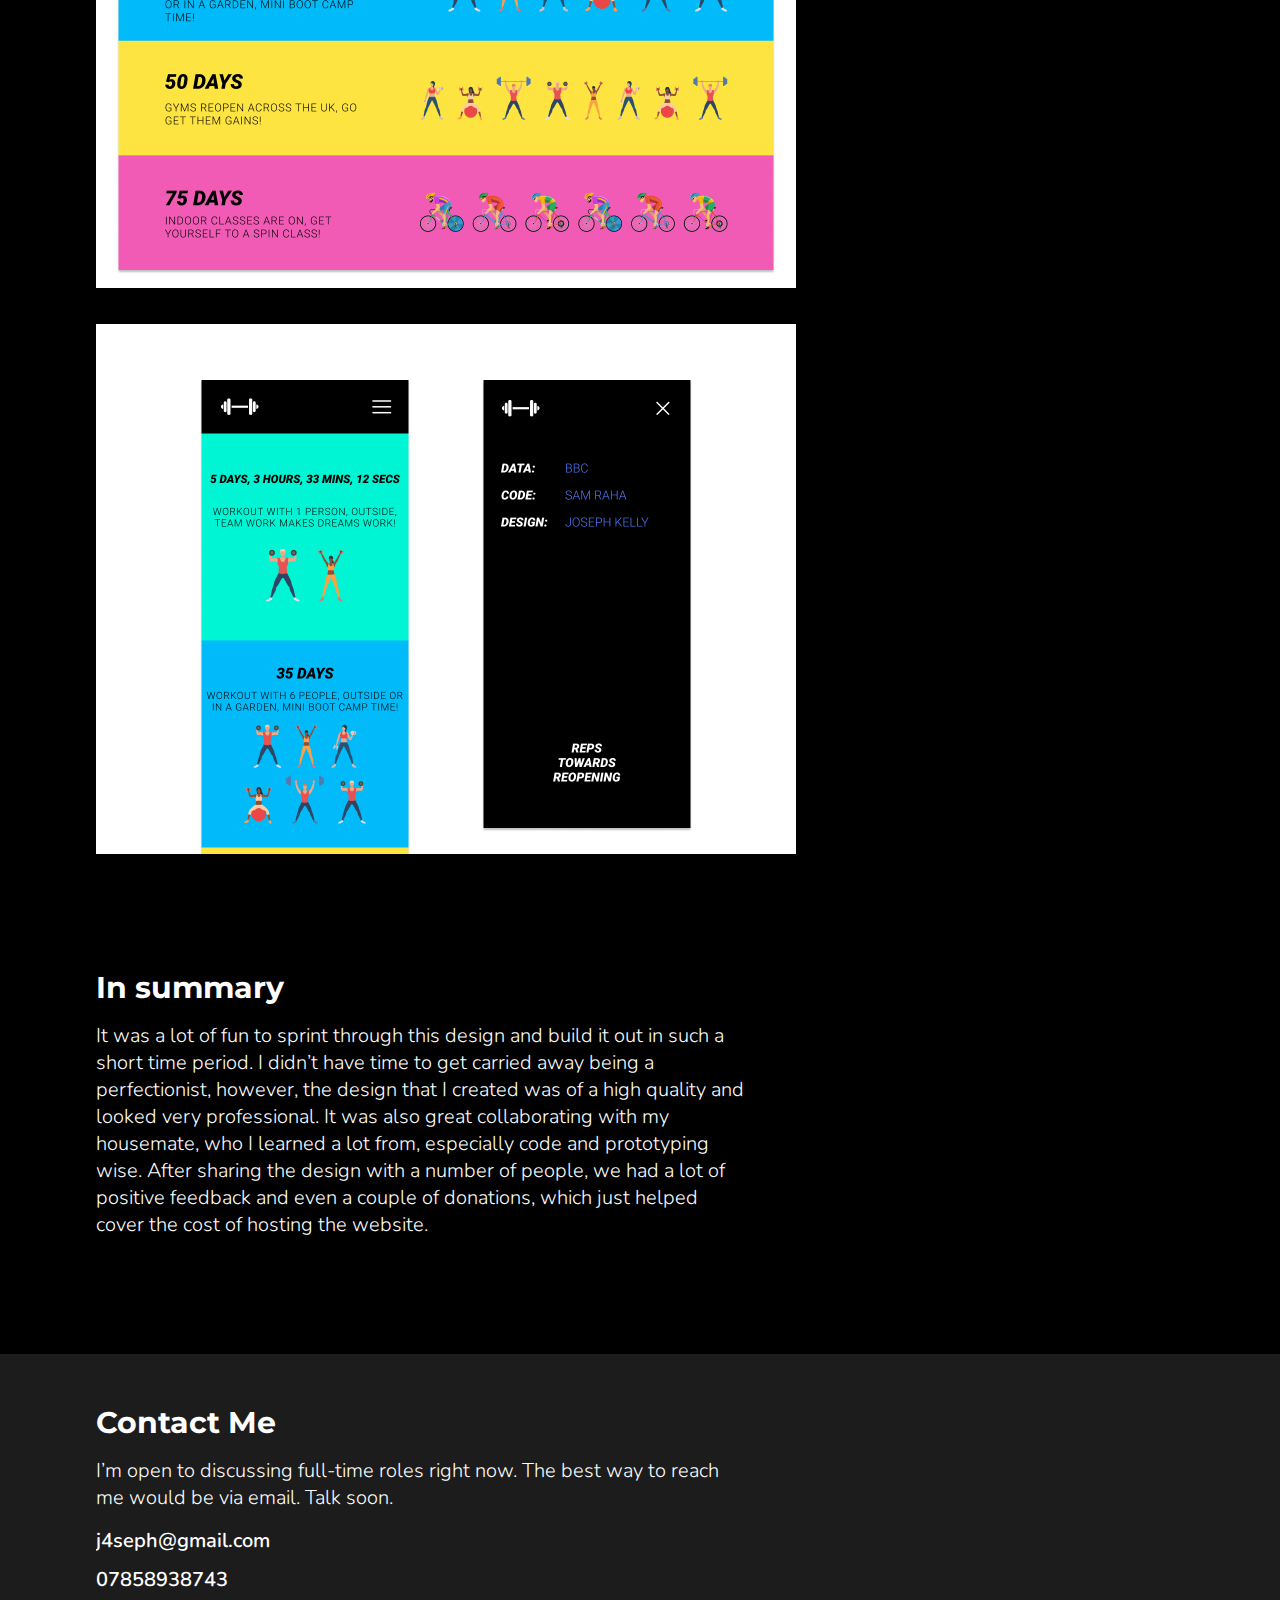
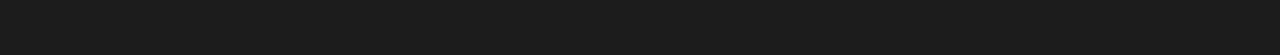
<file: reps-towards-reopening.html>
<!DOCTYPE html>
<html lang="en">
	<head>
		<meta charset="UTF-8" />
		<meta http-equiv="X-UA-Compatible" content="IE=edge" />
		<meta name="viewport" content="width=device-width, initial-scale=1.0" />
		<link rel="stylesheet" href="./case-study.css" />
		<link
			href="https://fonts.googleapis.com/css2?family=Montserrat:wght@300;400;700&family=Nunito:wght@300;400;600&display=swap"
			rel="stylesheet"
		/>
		<title>Case Study - Reps Towards Reopening</title>
	</head>
	<body>
		<header class="fade">
			<a href="https://j4seph.co.uk/"
				><img src="./svg/logo.svg" alt="logo" class="logo"
			/></a>
			<nav role="navigation">
				<div id="burger">
					<span class="line-1"></span>
					<span class="line-2"></span>
					<span class="line-3"></span>
				</div>
				<ul class="nav-links">
					<li><a href="https://j4seph.co.uk/" class="nav-link">Home</a></li>
					<li><a href="#contact-me" class="nav-link">Contact Me</a></li>
				</ul>
			</nav>
		</header>

		<div class="back-button-container fade">
			<button>
				<a href="https://j4seph.co.uk/" class="link">
					<img src="./svg/Arrow Left.svg" alt="back-arrow" class="back-arrow" />
					<p>Back</p>
				</a>
			</button>
		</div>

		<div class="hero fade">
			<div class="hero-left">
				<h1>Reps Towards Reopening</h1>
				<p>
					A website that shows countdowns to different dates on the UK’s roadmap
					to removing lockdown restrictions and how they relate to where, when
					and who you can workout with.
				</p>
				<p class="gray">This website is now closed.</p>
			</div>
			<div>
				<img
					src="./images/hero repsreopening.jpg"
					alt="hero-image"
					class="hero-image"
				/>
			</div>
		</div>

		<div class="about fade">
			<h1>About the project</h1>
			<div class="about-text-container">
				<section>
					<p>
						I live in an apartment with a long-time friend of mine, who just so
						happens to be a full-stack developer. Together, we decided that we
						would collaborate on a project together. At the time, we were still
						abiding by UK lockdown restrictions, however there had recently been
						published by the government, information regarding the steps towards
						easing these restrictions, along with key dates. We were both
						interested in this information, particularly how it related to
						returning to the gym, as we were both eager to go back.
					</p>
					<p>
						Whilst we discussed this, we came up with the idea to create a
						website with a countdown until the glorious day we could walk
						through those gym doors and lift some weights (before the urge to
						eat pizza and sink into the sofa returned). On top of this, we could
						share this link with other like-minded people, such as avid
						gym-goers and personal trainers. Thus, Reps Towards Reopening was
						born.
					</p>
				</section>
				<section>
					<p>
						The main hurdle we had to overcome with this project was the fact
						that if we wanted it to be at all relevant and worth checking out,
						we would have to deliver it in a short time frame. For this reason,
						we would have to cut the fat from the design to deliver a streamline
						and simple, but informative experience.
					</p>
					<p>
						The idea of having to create and make the website function at pace
						was both exciting and motivating. It was good to have a partner in
						collaboration with me, so that we could bounce ideas off of each
						other.
					</p>
				</section>
			</div>
		</div>

		<div class="wireframing fade">
			<h1>Wireframing</h1>
			<div class="wireframe-text-container">
				<p class="description">
					Since the government had been gracious enough to tell us the date each
					lockdown restriction would be lifted, it was very easy for me to take
					this information and convert it into website sections. Each date would
					have it’s own countdown and label informing the user what they could
					do on that date. For example, one of the sections was “Workout with 6
					people, outside or in a garden, mini boot camp time!”
				</p>
				<p class="description">
					I liked the idea of the countdown being detailed enough to show
					seconds, minutes and hours counting down in real-time. This would give
					the user a greater feeling of the day approaching and prove more
					satisfying as a result. I decided that it would be good to implement
					this on the closest forthcoming date as to draw more attention to it.
				</p>
			</div>
			<div class="pictures">
				<img
					src="./images/repsreopening wireframe 1.jpg"
					alt=""
					class="picture"
				/>
				<img
					src="./images/repsreopening wireframe 2.jpg"
					alt=""
					class="picture"
					id="repsreopening-wf-2"
				/>
			</div>
		</div>

		<div class="mockups fade">
			<h1>High fidelity mockups</h1>
			<p class="description">
				I wanted the design and the colours to convey energy and excitement.
				Energy being the feeling and motivator that is exuded when working out.
				Excitement, the feeling that I had both about the gym reopening but also
				working on the project. For this reason I opted for using colours that
				popped out of the page to bring the excitement. I also used
				images/vectors of humans, which after being stuck inside for a year,
				some of us furloughed, I thought would be a great motivator as we all
				wanted to have the human contact and interaction we once took for
				granted.
			</p>
			<div class="mockup-pictures reps-reopening-mockups">
				<div class="pictures" id="top-row">
					<img
						src="./images/repsreopening mockup 1.jpg"
						alt=""
						class="picture"
					/>
					<img
						src="./images/repsreopening mockup 2.jpg"
						alt=""
						class="picture"
					/>
				</div>
			</div>
		</div>

		<div class="summary fade">
			<h1>In summary</h1>
			<p class="description">
				It was a lot of fun to sprint through this design and build it out in
				such a short time period. I didn’t have time to get carried away being a
				perfectionist, however, the design that I created was of a high quality
				and looked very professional. It was also great collaborating with my
				housemate, who I learned a lot from, especially code and prototyping
				wise. After sharing the design with a number of people, we had a lot of
				positive feedback and even a couple of donations, which just helped
				cover the cost of hosting the website.
			</p>
		</div>

		<footer class="fade">
			<div class="footer-content" id="contact-me">
				<h1>Contact Me</h1>
				<p>
					I’m open to discussing full-time roles right now. The best way to
					reach me would be via email. Talk soon.
				</p>
				<h3>j4seph@gmail.com</h3>
				<h3>078589&#8203;38743</h3>
			</div>
		</footer>
	</body>
	<script src="./case-study.js"></script>
</html>
</file>
<file: case-study.css>
* {
	margin: 0;
	padding: 0;
	box-sizing: border-box;
	background: black;
	scroll-behavior: smooth;
	overflow-x: hidden;
}

html,
body {
	width: 100% !important;
	position: relative !important;
}

h1 {
	font-family: "Montserrat", sans-serif;
	color: white;
	font-size: 30px;
}

h2 {
	font-family: "Nunito", sans-serif;
	color: white;
	font-size: 20px;
	font-weight: 600;
}

h3 {
	text-decoration: none;
	font-family: "Nunito", sans-serif;
	color: white;
	background: #1c1c1c;
	font-size: 20px;
	font-weight: 600;
	margin-bottom: 12px;
}

p {
	font-family: "Nunito", sans-serif;
	color: white;
	font-size: 20px;
	font-weight: 300;
	padding: 16px 0;
	max-width: 650px;
}

a {
	display: block;
	text-decoration: none;
}

.back-arrow {
    margin-right: 15px;
}

.gray {
	color: rgb(173, 173, 173);
	font-size: 20px;
	font-style: italic;
}

/* Fade in Animation */

.fade {
	animation: fade ease 1.8s;
}

@keyframes fade {
	0% {
		opacity: 0;
		transform: translateY(20px);
	}
	100% {
		opacity: 1;
		transform: translateY(0px);
	}
}

/* Header and Nav Links */

header {
	width: 85%;
	max-width: 1470px;
	margin: 50px auto;
	display: flex;
	justify-content: space-between;
	align-items: center;
}

#burger {
	display: none;
}

#burger span {
	display: block;
	background: white;
	width: 33px;
	height: 2px;
	border-radius: 3px;
	margin-bottom: 6px;
	position: relative;
}

ul {
	display: flex;
	justify-content: space-between;
	list-style-type: none;
}

.nav-link {
	color: white;
	font-family: "Nunito", sans-serif;
	color: white;
	font-size: 18px;
	font-weight: 400;
	margin-left: 28px;
}

/* Back Button */

.back-button-container {
	width: 85%;
	max-width: 1470px;
	margin: 0 auto 15px auto;
}

.back-button-text {
	font-size: 18px;
}

/* Hero */

.hero {
	width: 85%;
	max-width: 1470px;
	margin: 0px auto 200px auto;
	display: flex;
	justify-content: space-between;
	align-items: center;
}

.hero-left {
	margin-right: 50px;
	overflow-y: hidden;
}

.hero-image {
	width: 700px;
	height: auto;
	overflow-y: hidden;
}

/* Link Button */

button {
	border: none;
	margin: none;
	padding: none;
}

.link {
	display: flex;
}

.link p {
	padding-right: 16px;
	font-size: 22px;
	font-weight: 600;
	line-height: 4px;
}

/* About the project */

section {
	display: block;
	margin-right: 50px;
}

/* Wireframing */

#wireframe-image-2 {
	height: auto;
	max-height: 387px;
	width: 100%;
	max-width: 700px;
}

#repsreopening-wf-2 {
	height: auto;
	max-height: 560px;
	width: 100%;
	max-width: 700px;
}

/* Mock ups */

.mockup-pictures {
	display: block;
}

#top-row {
	margin-bottom: 50px;
}

/* Shared Aligning of Sections */
.about,
.wireframing,
.mockups,
.summary {
	width: 85%;
	max-width: 1470px;
	margin: 0px auto 200px auto;
}

.about-text-container,
.wireframe-text-container {
	display: flex;
	justify-content: space-between;
}

/* Pictures and text spacing (all sections) */

.description {
	margin-right: 50px;
	margin-bottom: 50px;
}

.pictures {
	display: flex;
	justify-content: space-between;
}

.picture {
	width: 700px;
	max-width: 100%;
	height: auto;
}

/* Footer */

footer {
	margin: 100px 0 0 0;
	padding: 50px 0;
	background: #1c1c1c;
}

.footer-content {
	width: 85%;
	max-width: 1470px;
	margin: auto;
	background: #1c1c1c;
}

footer h1,
footer p,
footer a {
	background: #1c1c1c;
}

.footer-link {
	text-decoration: none;
	font-family: "Nunito", sans-serif;
	color: white;
	font-size: 20px;
	font-weight: 600;
}

@media only screen and (max-width: 1673px) {
	/* All Pictures */
	.picture {
		margin-right: 50px;
		width: 90%;
		max-width: 700px;
	}

	#wireframe-image-2 {
		height: auto;
		width: 100%;
		max-width: 700px;
	}
}

@media only screen and (max-width: 1322px) {
	body {
		overflow-x: hidden;
	}

	/* Burger Menu */

	#burger {
		display: block;
		cursor: pointer;
	}

	.nav-links {
		position: absolute;
		right: 7.5%;
		top: 140px;
		height: 150px;
		width: 250px;
		padding: 20px 0;
		display: flex;
		flex-direction: column;
		background: rgb(69, 103, 255);
		border-radius: 5px;
		z-index: 1;
		transform: translateX(180%);
		transition: transform 0.3s ease-in-out;
	}

	nav li,
	nav .nav-link {
		background: rgb(69, 103, 255);
	}

	.line-1,
	.line-2,
	.line-3 {
		transition: transform 0.3s ease-in-out;
	}

	.nav-active {
		transform: translateX(0%);
		transition: transform 0.3s ease-in-out;
	}

	.burger-x .line-1 {
		transform: rotate(-45deg) translate(-5px, 6px);
		transition: transform 0.2s ease-in-out;
	}

	.burger-x .line-2 {
		opacity: 0;
		transition: transform 0.2s ease-in-out;
	}

	.burger-x .line-3 {
		transform: rotate(45deg) translate(-5px, -6px);
		transition: transform 0.2s ease-in-out;
	}

	/* Hero */

	.hero {
		width: 90%;
		max-width: 90%;
		margin: 100px auto 100px auto;
		display: block;
	}

	.hero-left {
		margin-bottom: 50px;
	}

	.hero-image {
		width: 100%;
		max-width: 700px;
	}

	/* About */

	.about-text-container {
		display: block;
	}

	section {
		margin: 0;
	}

	/* Wireframing */

	.wireframing {
		width: 90%;
		max-width: 90%;
		margin: 100px auto 100px auto;
	}

	.wireframe-text-container {
		display: block;
		margin-bottom: 50px;
	}

	/* Mock ups */

	#top-row {
		margin-bottom: -50px;
	}

	.reps-reopening-mockups {
		overflow-y: hidden;
	}

	/* Summary */

	.summary {
		width: 85%;
		max-width: 85%;
		margin: -85px auto 100px auto;
	}

	/* Shared Aligning of Sections */

	.about,
	.wireframing {
		width: 90%;
		max-width: 90%;
		margin: 100px auto 100px auto;
	}

	.description {
		margin-bottom: 0;
	}

	.pictures {
		display: block;
		margin: 50px 0;
		
	}

	.picture {
		width: 100%;
		margin: 16px 0;
		
	}
}

@media only screen and (max-width: 480px) {
	h1,
	h2,
	h3,
	p {
		width: 100%;
	}
}
</file>
